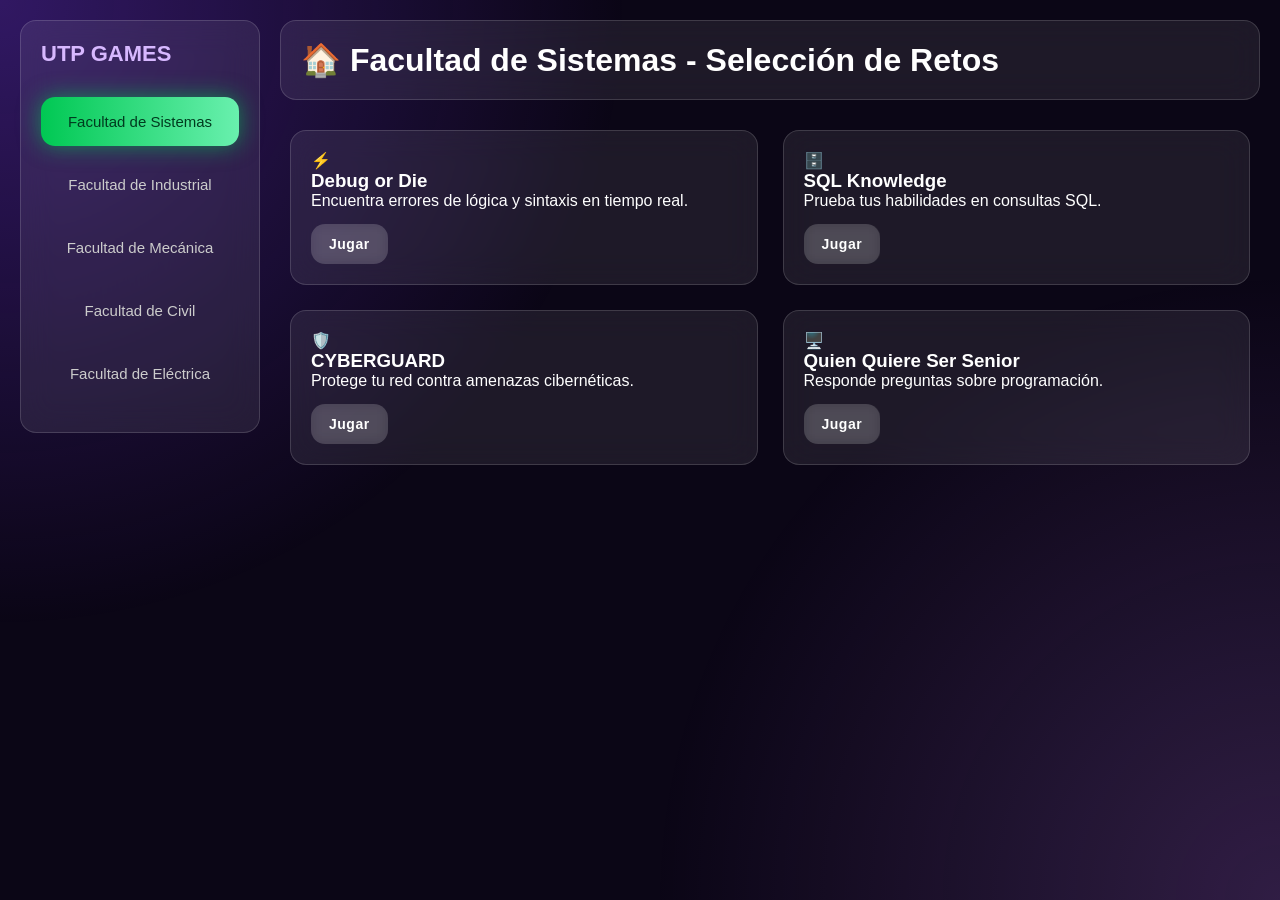
<file: public/pages/sistemas.html>
<!doctype html>
<html lang="es">
  <head>
    <meta charset="UTF-8" />
    <title>UTP GAMES - Sistemas</title>
    <link rel="stylesheet" href="../styles.css" />
    <script src="../components/sidebar.js" defer></script>
    <style>
      /* Estilos específicos para el grid de 2x2 */
      .game-grid {
        display: grid;
        grid-template-columns: repeat(2, 1fr);
        gap: 25px;
        padding: 10px;
      }

      /* --- ESTILOS DEL MODAL NEÓN --- */
      .modal-overlay {
        position: fixed;
        top: 0;
        left: 0;
        width: 100%;
        height: 100%;
        background: rgba(0, 0, 0, 0.85);
        display: none; /* Se activa por JS */
        justify-content: center;
        align-items: center;
        z-index: 2000;
        backdrop-filter: blur(10px);
      }

      .modal-content {
        width: 450px;
        padding: 30px;
        border: 1px solid rgba(0, 188, 212, 0.5);
        border-radius: 16px;
        text-align: center;
        box-shadow: 0 0 30px rgba(0, 188, 212, 0.2);
      }

      .input-group {
        text-align: left;
        margin-top: 20px;
      }

      .input-group label {
        color: #00bcd4;
        font-size: 11px;
        text-transform: uppercase;
        display: block;
        margin-bottom: 8px;
        letter-spacing: 1px;
      }

      .input-group input,
      .input-group select {
        width: 100%;
        background: rgba(255, 255, 255, 0.05);
        border: 1px solid rgba(255, 255, 255, 0.2);
        padding: 12px;
        color: white;
        border-radius: 6px;
        outline: none;
        font-family: "Consolas", monospace;
      }

      .modal-footer {
        margin-top: 30px;
        display: flex;
        gap: 15px;
        justify-content: center;
      }

      /* Botón estilo cyber para el modal */
      .btn-cyber-modal {
        background: transparent;
        border: 1px solid #00bcd4;
        color: #00bcd4;
        padding: 10px 20px;
        cursor: pointer;
        font-weight: bold;
        transition: 0.3s;
      }

      .btn-cyber-modal.success {
        border-color: #00c853;
        color: #00c853;
      }

      .btn-cyber-modal:hover {
        background: rgba(0, 188, 212, 0.1);
        box-shadow: 0 0 15px rgba(0, 188, 212, 0.4);
      }
    </style>
  </head>
  <body>
    <div class="background"></div>
    <div class="app">
      <app-sidebar></app-sidebar>

      <main class="content">
        <header class="header glass">
          <h1>
            <span
              onclick="location.href = '../index.html'"
              style="cursor: pointer"
              >🏠</span
            >
            Facultad de Sistemas - Selección de Retos
          </h1>
        </header>

        <section class="game-grid" id="game-selector">
          <div class="card glass sistemas">
            <div class="game-icon">⚡</div>
            <h3>Debug or Die</h3>
            <p>Encuentra errores de lógica y sintaxis en tiempo real.</p>
            <button class="play-btn" onclick="verificarYJugar('debug')">
              Jugar
            </button>
          </div>

          <div class="card glass sistemas">
            <div class="game-icon">🗄️</div>
            <h3>SQL Knowledge</h3>
            <p>Prueba tus habilidades en consultas SQL.</p>
            <button class="play-btn" onclick="verificarYJugar('sql')">
              Jugar
            </button>
          </div>

          <div class="card glass sistemas">
            <div class="game-icon">🛡️</div>
            <h3>CYBERGUARD</h3>
            <p>Protege tu red contra amenazas cibernéticas.</p>
            <button class="play-btn" onclick="verificarYJugar('cyber')">
              Jugar
            </button>
          </div>

          <div class="card glass sistemas">
            <div class="game-icon">🖥️</div>
            <h3>Quien Quiere Ser Senior</h3>
            <p>Responde preguntas sobre programación.</p>
            <button class="play-btn" onclick="verificarYJugar('quiz')">
              Jugar
            </button>
          </div>
        </section>
      </main>
    </div>

    <div id="modal-registro" class="modal-overlay">
      <div class="modal-content glass">
        <h2 class="neon-text" style="color: #00bcd4">ACCESO REQUERIDO</h2>
        <p style="color: #ccc; font-size: 14px">
          Ingresa tus datos para registrar tu puntaje en el ranking de la UTP.
        </p>

        <div class="input-group">
          <label>Nombre del Jugador</label>
          <input
            type="text"
            id="player-name"
            placeholder="Ej. Ale_Developer"
            autocomplete="off"
          />
          <p
            id="error-msg"
            style="
              color: #ff4d6d;
              font-size: 11px;
              margin-top: 5px;
              display: none;
            "
          >
            ⚠️ El nombre debe tener al menos 3 caracteres.
          </p>
        </div>

        <div class="modal-footer">
          <button onclick="cerrarModal()" class="btn-cyber-modal">
            CANCELAR
          </button>
          <button
            onclick="registrarYContinuar()"
            class="btn-cyber-modal success"
          >
            CONECTAR
          </button>
        </div>
      </div>
    </div>

    <script>
      let proximoJuego = "";
      const inputNombre = document.getElementById("player-name");
      const errorMsg = document.getElementById("error-msg");

      function verificarYJugar(tipo) {
        proximoJuego = tipo;
        if (sessionStorage.getItem("activePlayer")) {
          irAlJuego(tipo);
        } else {
          document.getElementById("modal-registro").style.display = "flex";
          // Forzamos el foco al abrir para que el usuario pueda escribir de una vez
          inputNombre.focus();
        }
      }

      function cerrarModal() {
        document.getElementById("modal-registro").style.display = "none";
        errorMsg.style.display = "none"; // Limpiar error
        inputNombre.value = ""; // Limpiar input
      }

      function registrarYContinuar() {
        const nombre = inputNombre.value.trim();

        if (nombre.length < 3) {
          // En lugar de alert, mostramos el texto rojo y ponemos el borde rojo
          errorMsg.style.display = "block";
          inputNombre.style.borderColor = "#ff4d6d";
          inputNombre.focus(); // Devolvemos el cursor al input
          return;
        }

        // Si es válido, guardamos y avanzamos
        sessionStorage.setItem("activePlayer", nombre);
        irAlJuego(proximoJuego);
      }

      // Bonus: Si presiona "Enter" también valida
      inputNombre.addEventListener("keypress", (e) => {
        if (e.key === "Enter") registrarYContinuar();
        // Ocultar error mientras escribe
        errorMsg.style.display = "none";
        inputNombre.style.borderColor = "rgba(255, 255, 255, 0.2)";
      });

      function irAlJuego(tipo) {
        const paths = {
          debug: "sistemas/debug_game.html",
          sql: "sistemas/sql_game.html",
          cyber: "sistemas/cyber_game.html",
          quiz: "sistemas/quiz_game.html",
        };
        window.location.href = paths[tipo];
      }
    </script>
  </body>
</html>
</file>
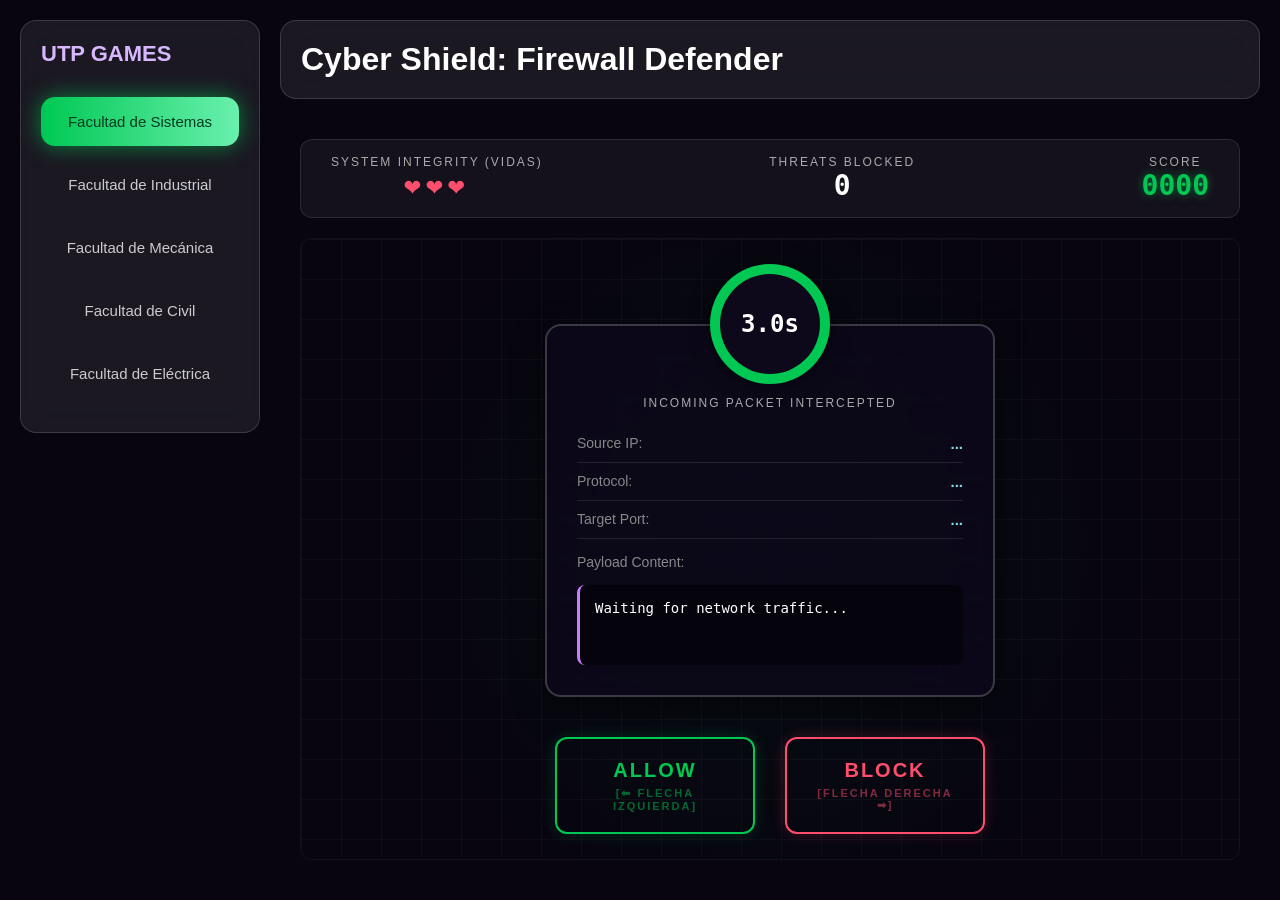
<file: public/pages/sistemas/cyber_game.html>
<!doctype html>
<html lang="es">
  <head>
    <meta charset="UTF-8" />
    <title>Cyber Shield - UTP GAMES</title>
    <link rel="stylesheet" href="../../styles.css" />
    <script src="../../components/sidebar.js" defer></script>

    <style>
      /* Estructura Base */
      .app {
        display: flex;
        height: 100vh;
        width: 100vw;
        overflow: hidden;
        background: #080510;
      }

      .cyber-layout {
        display: flex;
        flex-direction: column;
        flex: 1;
        padding: 20px;
        gap: 20px;
        height: calc(100% - 85px);
      }

      /* Panel de Estadísticas Superior */
      .stats-panel {
        display: flex;
        justify-content: space-between;
        align-items: center;
        background: rgba(255, 255, 255, 0.05);
        border: 1px solid rgba(255, 255, 255, 0.1);
        border-radius: 12px;
        padding: 15px 30px;
        backdrop-filter: blur(10px);
      }

      .stat-box {
        text-align: center;
      }
      .stat-label {
        font-size: 12px;
        color: #aaa;
        text-transform: uppercase;
        letter-spacing: 2px;
      }
      .stat-value {
        font-size: 28px;
        font-weight: bold;
        font-family: "Consolas", monospace;
      }

      .lives {
        color: #ff4d6d;
        letter-spacing: 5px;
      }
      .score {
        color: #00c853;
        text-shadow: 0 0 10px rgba(0, 200, 83, 0.5);
      }

      /* Arena Central */
      .arena {
        flex: 1;
        display: flex;
        flex-direction: column;
        align-items: center;
        justify-content: center;
        background: radial-gradient(
          circle at center,
          rgba(0, 200, 83, 0.05) 0%,
          transparent 70%
        );
        border: 1px solid rgba(255, 255, 255, 0.05);
        border-radius: 12px;
        position: relative;
        overflow: hidden;
      }

      /* Líneas de red de fondo (decorativo) */
      .grid-bg {
        position: absolute;
        width: 100%;
        height: 100%;
        background-image:
          linear-gradient(rgba(255, 255, 255, 0.03) 1px, transparent 1px),
          linear-gradient(90deg, rgba(255, 255, 255, 0.03) 1px, transparent 1px);
        background-size: 40px 40px;
        z-index: 0;
      }

      /* Temporizador Circular */
      .timer-container {
        position: relative;
        width: 120px;
        height: 120px;
        border-radius: 50%;
        /* El conic-gradient se actualiza vía JS para el efecto de reloj */
        background: conic-gradient(#00c853 100%, transparent 0);
        display: flex;
        align-items: center;
        justify-content: center;
        margin-bottom: -60px; /* Superpone el temporizador con la tarjeta */
        z-index: 2;
        box-shadow: 0 0 20px rgba(0, 0, 0, 0.5);
      }
      .timer-inner {
        width: 100px;
        height: 100px;
        background: #0d081a;
        border-radius: 50%;
        display: flex;
        align-items: center;
        justify-content: center;
        font-size: 24px;
        font-weight: bold;
        color: #fff;
        font-family: "Consolas", monospace;
      }

      /* Tarjeta del Paquete de Datos */
      .packet-card {
        width: 450px;
        background: rgba(13, 8, 26, 0.9);
        border: 2px solid rgba(255, 255, 255, 0.2);
        border-radius: 16px;
        padding: 70px 30px 30px 30px; /* Padding top extra por el temporizador */
        z-index: 1;
        box-shadow: 0 10px 30px rgba(0, 0, 0, 0.5);
        backdrop-filter: blur(5px);
        transition: transform 0.1s;
      }

      .data-row {
        display: flex;
        justify-content: space-between;
        border-bottom: 1px solid rgba(255, 255, 255, 0.1);
        padding: 10px 0;
        font-family: "Consolas", monospace;
      }
      .data-label {
        color: #888;
        font-size: 14px;
      }
      .data-val {
        color: #80deea;
        font-weight: bold;
        font-size: 15px;
      }

      .payload-box {
        margin-top: 15px;
        background: rgba(0, 0, 0, 0.5);
        padding: 15px;
        border-radius: 8px;
        color: #fff;
        font-family: "Consolas", monospace;
        font-size: 14px;
        min-height: 80px;
        word-break: break-all;
        border-left: 3px solid #c77dff;
      }

      /* Controles (Botones Arcade) */
      .controls {
        display: flex;
        gap: 30px;
        margin-top: 40px;
        z-index: 2;
      }

      .action-btn {
        width: 200px;
        padding: 20px;
        font-size: 20px;
        font-weight: bold;
        border-radius: 12px;
        cursor: pointer;
        text-transform: uppercase;
        letter-spacing: 2px;
        transition: all 0.2s;
        border: 2px solid;
        background: transparent;
      }

      .btn-allow {
        border-color: #00c853;
        color: #00c853;
        box-shadow: 0 0 15px rgba(0, 200, 83, 0.2);
      }
      .btn-allow:hover,
      .btn-allow:active {
        background: rgba(0, 200, 83, 0.2);
        box-shadow: 0 0 30px rgba(0, 200, 83, 0.5);
        transform: translateY(-2px);
      }

      .btn-block {
        border-color: #ff4d6d;
        color: #ff4d6d;
        box-shadow: 0 0 15px rgba(255, 77, 109, 0.2);
      }
      .btn-block:hover,
      .btn-block:active {
        background: rgba(255, 77, 109, 0.2);
        box-shadow: 0 0 30px rgba(255, 77, 109, 0.5);
        transform: translateY(-2px);
      }

      .key-hint {
        font-size: 11px;
        opacity: 0.5;
        display: block;
        margin-top: 5px;
      }

      /* Efectos de Feedback */
      .flash-red {
        animation: flashRed 0.3s;
      }
      .flash-green {
        animation: flashGreen 0.3s;
      }

      @keyframes flashRed {
        0% {
          box-shadow: inset 0 0 100px rgba(255, 77, 109, 0.8);
        }
        100% {
          box-shadow: none;
        }
      }
      @keyframes flashGreen {
        0% {
          box-shadow: inset 0 0 100px rgba(0, 200, 83, 0.8);
        }
        100% {
          box-shadow: none;
        }
      }
    </style>
  </head>
  <body>
    <div class="background"></div>
    <div class="app">
      <app-sidebar></app-sidebar>

      <main class="content">
        <header class="header glass">
          <h1>Cyber Shield: Firewall Defender</h1>
        </header>

        <div class="cyber-layout">
          <div class="stats-panel">
            <div class="stat-box">
              <div class="stat-label">System Integrity (Vidas)</div>
              <div class="stat-value lives" id="ui-lives">❤️❤️❤️</div>
            </div>
            <div class="stat-box">
              <div class="stat-label">Threats Blocked</div>
              <div class="stat-value" id="ui-streak" style="color: #fff">0</div>
            </div>
            <div class="stat-box">
              <div class="stat-label">Score</div>
              <div class="stat-value score" id="ui-score">0000</div>
            </div>
          </div>

          <div class="arena" id="game-arena">
            <div class="grid-bg"></div>

            <div class="timer-container" id="timer-ring">
              <div class="timer-inner" id="timer-text">3.0s</div>
            </div>

            <div class="packet-card" id="packet-card">
              <div
                style="
                  text-align: center;
                  color: #aaa;
                  font-size: 12px;
                  margin-bottom: 15px;
                  letter-spacing: 2px;
                "
              >
                INCOMING PACKET INTERCEPTED
              </div>

              <div class="data-row">
                <span class="data-label">Source IP:</span>
                <span class="data-val" id="pkt-ip">...</span>
              </div>
              <div class="data-row">
                <span class="data-label">Protocol:</span>
                <span class="data-val" id="pkt-protocol">...</span>
              </div>
              <div class="data-row">
                <span class="data-label">Target Port:</span>
                <span class="data-val" id="pkt-port">...</span>
              </div>

              <div class="data-label" style="margin-top: 15px">
                Payload Content:
              </div>
              <div class="payload-box" id="pkt-payload">
                Waiting for network traffic...
              </div>
            </div>

            <div class="controls">
              <button
                class="action-btn btn-allow"
                onclick="handleDecision(false)"
              >
                ALLOW
                <span class="key-hint">[⬅ Flecha Izquierda]</span>
              </button>
              <button
                class="action-btn btn-block"
                onclick="handleDecision(true)"
              >
                BLOCK
                <span class="key-hint">[Flecha Derecha ➡]</span>
              </button>
            </div>
          </div>
        </div>
      </main>
    </div>
    <script src="../../js/utils.js"></script>
    <script src="../../js/packet_database.js"></script>
    <script src="../../js/cyber_game.js"></script>
  </body>
</html>
</file>
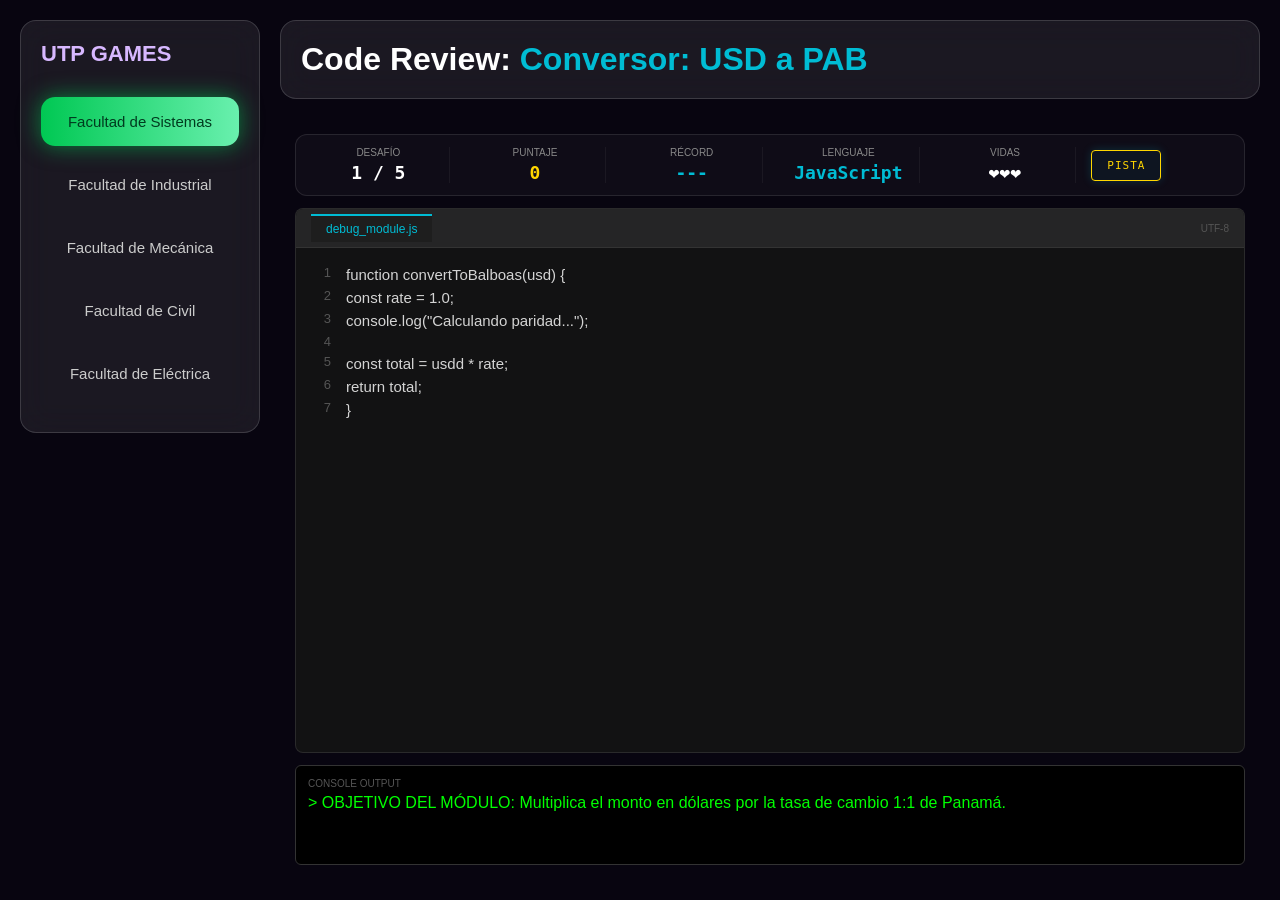
<file: public/pages/sistemas/debug_game.html>
<!doctype html>
<html lang="es">
  <head>
    <meta charset="UTF-8" />
    <title>Code Debugger - DevVibes</title>
    <link rel="stylesheet" href="../../styles.css" />
    <script src="../../components/sidebar.js" defer></script>

    <style>
      .app {
        display: flex;
        height: 100vh;
        width: 100vw;
        overflow: hidden;
        background: #080510;
      }

      /* Botón Estilo Cyberpunk */
      .btn-cyber {
        background: rgba(0, 188, 212, 0.05);
        border: 1px solid #00bcd4;
        color: #00bcd4;
        padding: 8px 15px;
        border-radius: 4px;
        font-family: "Consolas", monospace;
        font-size: 11px;
        text-transform: uppercase;
        letter-spacing: 1px;
        cursor: pointer;
        transition: all 0.3s ease;
        box-shadow: 0 0 10px rgba(0, 188, 212, 0.2);
      }

      .btn-cyber:hover {
        background: #00bcd4;
        color: #080510;
        box-shadow: 0 0 20px rgba(0, 188, 212, 0.6);
      }

      .btn-cyber.hint {
        border-color: #ffd600;
        color: #ffd600;
      }

      .btn-cyber.success {
        border-color: #00c853;
        color: #00c853;
      }

      /* Layout Ajustado para reducir espacios muertos */
      .debug-layout {
        display: flex;
        flex-direction: column;
        flex: 1;
        padding: 15px;
        gap: 12px; /* Espacio reducido entre componentes */
        height: calc(100% - 85px);
      }

      .debug-stats {
        display: flex;
        gap: 15px;
        background: rgba(255, 255, 255, 0.03);
        padding: 12px;
        border-radius: 12px;
        border: 1px solid rgba(255, 255, 255, 0.1);
      }

      .stat-card {
        flex: 1;
        text-align: center;
        border-right: 1px solid rgba(255, 255, 255, 0.05);
      }

      .stat-card:last-child {
        border-right: none;
      }

      .stat-label {
        font-size: 10px;
        color: #888;
        text-transform: uppercase;
        margin-bottom: 4px;
      }

      .stat-value {
        font-size: 18px;
        font-weight: bold;
        color: #fff;
        font-family: "Consolas", monospace;
      }

      /* Editor de Código */
      .editor-container {
        flex: 1; /* Esto hace que el editor crezca para llenar el espacio */
        background: rgba(20, 20, 20, 0.9);
        border: 1px solid rgba(255, 255, 255, 0.1);
        border-radius: 8px;
        display: flex;
        flex-direction: column;
        overflow: hidden;
      }

      .editor-header {
        background: #252526;
        padding: 5px 15px;
        display: flex;
        justify-content: space-between;
        align-items: center;
        border-bottom: 1px solid #333;
      }

      .file-tab {
        background: #1e1e1e;
        color: #00bcd4;
        padding: 6px 15px;
        border-top: 2px solid #00bcd4;
        font-size: 12px;
      }

      .code-display {
        flex: 1;
        overflow-y: auto;
        padding: 15px;
        font-family: "Consolas", monospace;
        font-size: 15px;
        line-height: 1.4;
        color: #d4d4d4;
      }

      .code-line {
        display: flex;
        cursor: pointer;
        padding: 1px 0;
      }

      .line-num {
        width: 35px;
        text-align: right;
        padding-right: 15px;
        color: #555;
        font-size: 13px;
      }

      /* Consola */
      .terminal-window {
        height: 100px; /* Consola más compacta */
        background: #000;
        border: 1px solid #333;
        border-radius: 6px;
        padding: 12px;
        font-family: "Courier New", monospace;
        color: #00ff00;
      }

      .terminal-header {
        color: #555;
        font-size: 10px;
        margin-bottom: 5px;
      }

      .line-error {
        background: rgba(255, 77, 109, 0.2) !important;
      }
      .line-success {
        background: rgba(0, 200, 83, 0.2) !important;
      }
    </style>
  </head>
  <body>
    <div class="background"></div>
    <div class="app">
      <app-sidebar></app-sidebar>

      <main class="content">
        <header class="header glass">
          <h1>
            Code Review:
            <span id="level-name" style="color: #00bcd4">Buscando Bugs...</span>
          </h1>
        </header>

        <div class="debug-layout">
          <div class="debug-stats">
            <div class="stat-card">
              <div class="stat-label">Desafío</div>
              <div class="stat-value" id="challenge-count">1 / 5</div>
            </div>

            <div class="stat-card">
              <div class="stat-label">Puntaje</div>
              <div class="stat-value" id="current-score" style="color: #ffd600">
                0
              </div>
            </div>

            <div class="stat-card">
              <div class="stat-label">Récord</div>
              <div class="stat-value" id="high-score" style="color: #00bcd4">
                ---
              </div>
            </div>

            <div class="stat-card">
              <div class="stat-label">Lenguaje</div>
              <div
                class="stat-value"
                id="challenge-lang"
                style="color: #00bcd4"
              >
                JS
              </div>
            </div>

            <div class="stat-card">
              <div class="stat-label">Vidas</div>
              <div class="stat-value" id="lives-display">❤️❤️❤️</div>
            </div>

            <div
              class="stat-card"
              style="border: none; display: flex; align-items: center"
            >
              <button onclick="showHint()" class="btn-cyber hint">PISTA</button>
            </div>
          </div>

          <div class="editor-container">
            <div class="editor-header">
              <div class="file-tab">debug_module.js</div>
              <div style="font-size: 10px; color: #555">UTF-8</div>
            </div>
            <div id="code-display" class="code-display"></div>
          </div>

          <div class="terminal-window">
            <div class="terminal-header">CONSOLE OUTPUT</div>
            <div id="terminal-content">> SYSTEM_READY...</div>
          </div>
        </div>
      </main>
    </div>

    <script src="../../js/utils.js"></script>
    <script src="../../js/challenges_data.js"></script>
    <script src="../../js/debug_game.js"></script>
  </body>
</html>
</file>
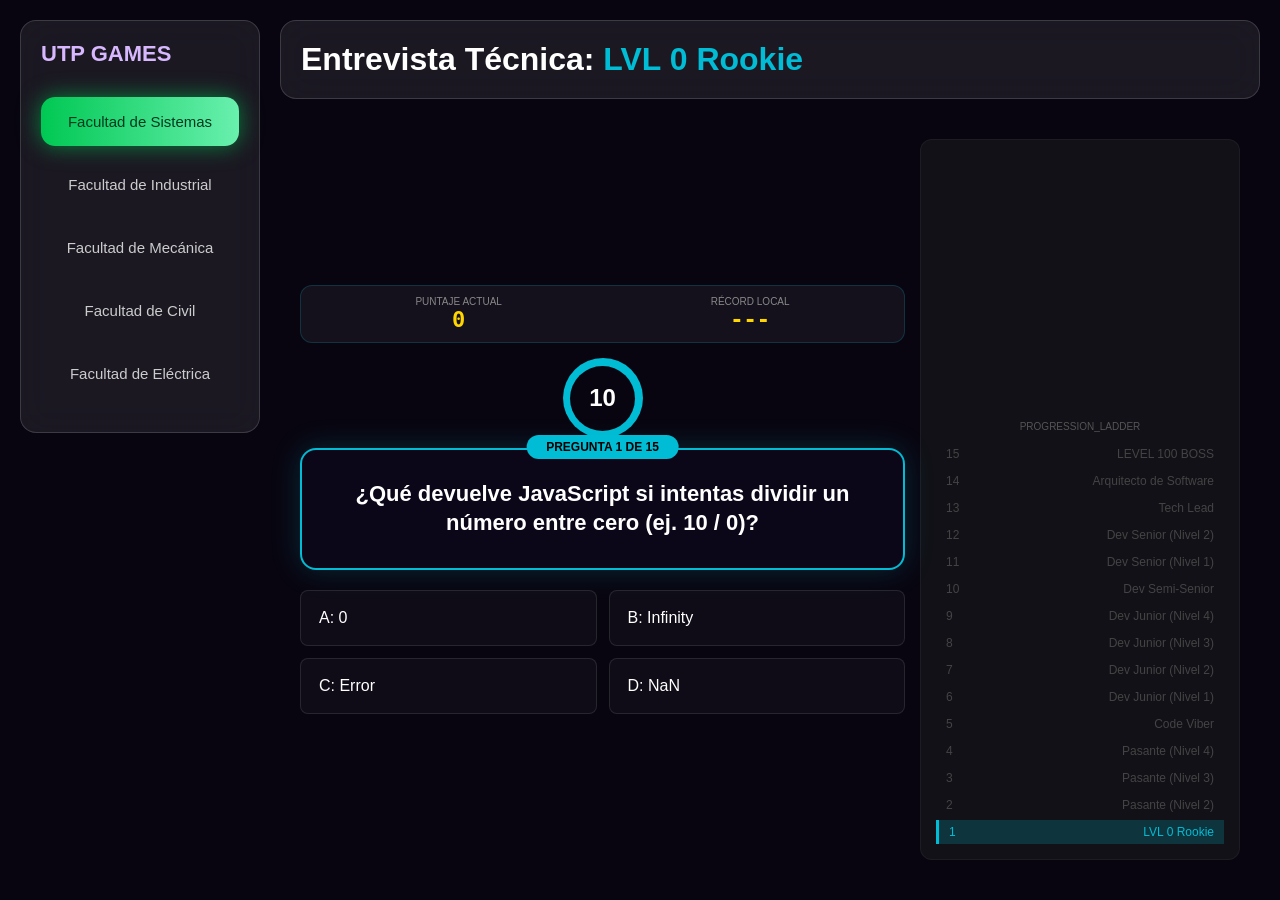
<file: public/pages/sistemas/quiz_game.html>
<!doctype html>
<html lang="es">
  <head>
    <meta charset="UTF-8" />
    <title>¿Quién quiere ser Senior? - UTP GAMES</title>
    <link rel="stylesheet" href="../../styles.css" />
    <script src="../../components/sidebar.js" defer></script>

    <style>
      /* Estructura Base */
      .app {
        display: flex;
        height: 100vh;
        width: 100vw;
        overflow: hidden;
        background: #080510;
      }

      .quiz-layout {
        display: grid;
        grid-template-columns: 1fr 320px;
        flex: 1;
        padding: 20px;
        gap: 15px; /* Reducido para optimizar espacio */
        height: calc(100% - 85px);
      }

      /* ==========================================
        HUD DE PUNTAJE (NUEVO)
      ========================================== */
      .quiz-stats {
        display: flex;
        justify-content: space-around;
        background: rgba(255, 255, 255, 0.05);
        padding: 10px;
        border-radius: 12px;
        border: 1px solid rgba(0, 188, 212, 0.2);
        margin-bottom: 15px;
      }
      .stat-item {
        text-align: center;
      }
      .stat-item .label {
        font-size: 10px;
        color: #888;
        text-transform: uppercase;
        display: block;
      }
      .stat-item .value {
        font-size: 22px;
        font-weight: bold;
        color: #ffd600;
        font-family: "Consolas", monospace;
      }

      /* ==========================================
        ARENA CENTRAL
      ========================================== */
      .quiz-arena {
        display: flex;
        flex-direction: column;
        justify-content: center; /* Centrado vertical */
        position: relative;
      }

      .question-box {
        background: rgba(13, 8, 26, 0.95);
        border: 2px solid #00bcd4;
        border-radius: 16px;
        padding: 30px;
        text-align: center;
        margin-bottom: 20px;
        box-shadow: 0 0 30px rgba(0, 188, 212, 0.2);
        position: relative;
      }

      .question-number {
        position: absolute;
        top: -15px;
        left: 50%;
        transform: translateX(-50%);
        background: #00bcd4;
        color: #000;
        padding: 5px 20px;
        border-radius: 20px;
        font-weight: bold;
        font-size: 12px;
        text-transform: uppercase;
      }

      .question-text {
        color: #fff;
        font-size: 22px;
        line-height: 1.3;
      }

      .options-grid {
        display: grid;
        grid-template-columns: 1fr 1fr;
        gap: 12px;
      }

      .btn-opcion {
        background: rgba(255, 255, 255, 0.03);
        border: 1px solid rgba(255, 255, 255, 0.1);
        color: #fff;
        padding: 18px;
        font-size: 16px;
        border-radius: 8px;
        cursor: pointer;
        text-align: left;
        transition: 0.2s;
      }

      .btn-opcion:hover {
        border-color: #00bcd4;
        background: rgba(0, 188, 212, 0.1);
      }

      .btn-opcion.seleccionado {
        border-color: #ffd600;
        color: #ffd600;
      }
      .btn-opcion.correcta {
        border-color: #00c853;
        background: rgba(0, 200, 83, 0.2);
        color: #00c853;
      }
      .btn-opcion.incorrecta {
        border-color: #ff4d6d;
        background: rgba(255, 77, 109, 0.2);
        color: #ff4d6d;
      }

      /* ==========================================
        LADDER LATERAL
      ========================================== */
      .ladder-panel {
        background: rgba(20, 20, 25, 0.8);
        border-radius: 12px;
        padding: 15px;
        border: 1px solid rgba(255, 255, 255, 0.05);
        display: flex;
        flex-direction: column;
        justify-content: flex-end;
      }

      .ladder-list {
        list-style: none;
        display: flex;
        flex-direction: column-reverse;
        gap: 3px;
      }

      .ladder-step {
        padding: 5px 10px;
        font-size: 12px;
        color: #444;
        font-family: monospace;
        display: flex;
        justify-content: space-between;
      }

      .ladder-step.active {
        background: rgba(0, 188, 212, 0.2);
        color: #00bcd4;
        border-left: 3px solid #00bcd4;
      }

      .ladder-step.passed {
        color: #00c853;
        opacity: 0.5;
      }

      /* Timer */
      .timer-wrapper {
        display: flex;
        justify-content: center;
        margin-bottom: 10px;
      }
      .quiz-timer-ring {
        width: 80px;
        height: 80px;
        border-radius: 50%;
        display: flex;
        align-items: center;
        justify-content: center;
      }
      .quiz-timer-inner {
        width: 65px;
        height: 65px;
        background: #080510;
        border-radius: 50%;
        display: flex;
        align-items: center;
        justify-content: center;
      }
      #quiz-timer-text {
        font-size: 24px;
        font-weight: bold;
        color: #fff;
      }
    </style>
  </head>
  <body>
    <div class="background"></div>
    <div class="app">
      <app-sidebar></app-sidebar>

      <main class="content">
        <header class="header glass">
          <h1>
            Entrevista Técnica:
            <span id="rango-actual" style="color: #00bcd4"
              >Buscando perfil...</span
            >
          </h1>
        </header>

        <div class="quiz-layout">
          <div class="quiz-arena" id="juego-arena">
            <div class="quiz-stats">
              <div class="stat-item">
                <span class="label">Puntaje Actual</span>
                <span id="current-score" class="value">0</span>
              </div>
              <div class="stat-item">
                <span class="label">Récord Local</span>
                <span id="high-score" class="value">---</span>
              </div>
            </div>

            <div class="timer-wrapper">
              <div class="quiz-timer-ring" id="quiz-timer-ring">
                <div class="quiz-timer-inner">
                  <span id="quiz-timer-text">10</span>
                </div>
              </div>
            </div>

            <div class="question-box">
              <div class="question-number" id="pregunta-numero">
                CARGANDO...
              </div>
              <h2 class="question-text" id="pregunta-texto">
                Preparando entorno de ejecución...
              </h2>
            </div>

            <div class="options-grid" id="opciones-contenedor"></div>
          </div>

          <div class="ladder-panel">
            <div
              style="
                color: #555;
                font-size: 10px;
                text-align: center;
                margin-bottom: 10px;
              "
            >
              PROGRESSION_LADDER
            </div>
            <ul class="ladder-list" id="ladder-list"></ul>
          </div>
        </div>
      </main>
    </div>

    <script src="../../js/utils.js"></script>
    <script src="../../js/quiz_questions.js"></script>
    <script src="../../js/quiz_game.js"></script>
  </body>
</html>
</file>
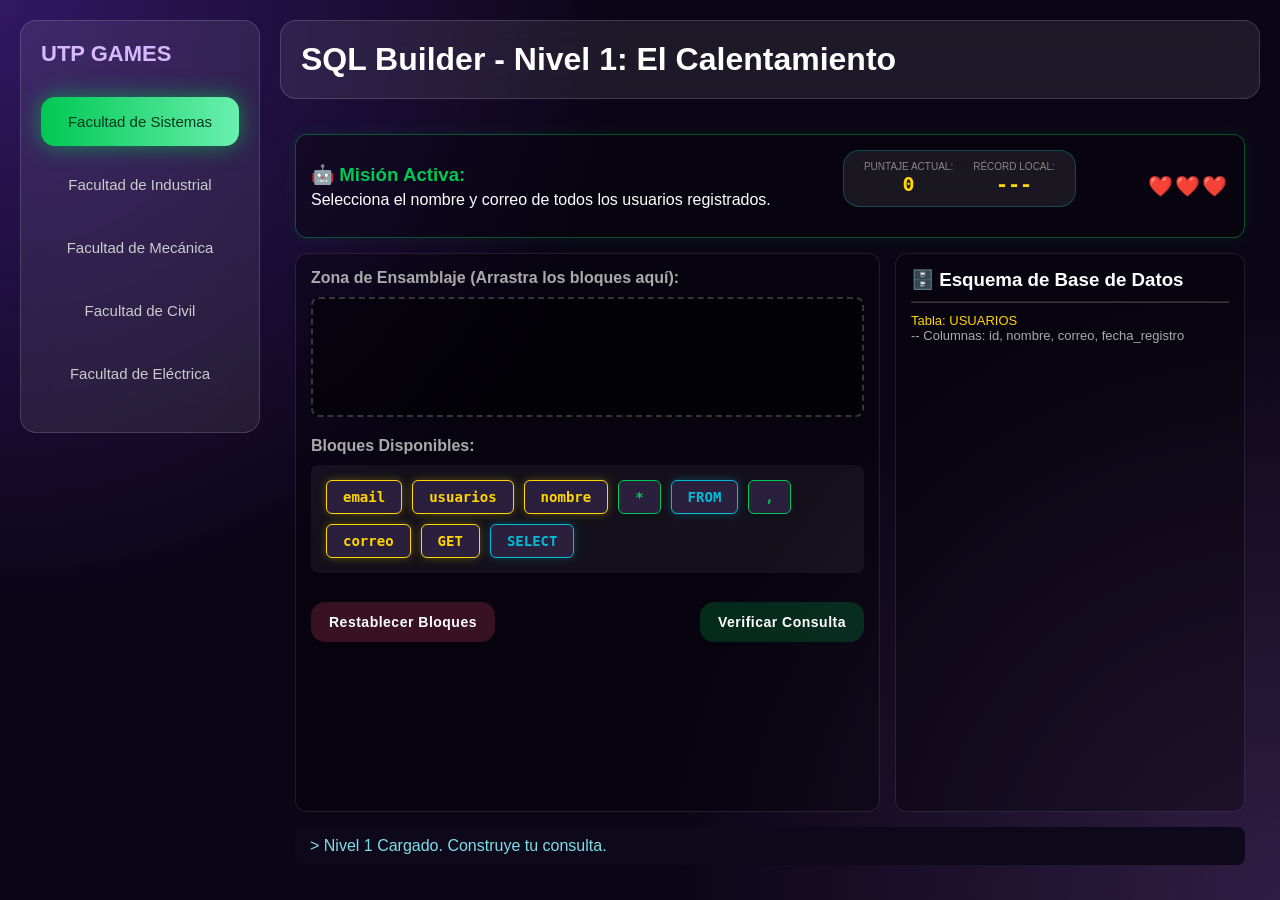
<file: public/pages/sistemas/sql_game.html>
<!doctype html>
<html lang="es">
  <head>
    <meta charset="UTF-8" />
    <title>SQL Query Builder - UTP GAMES</title>
    <link rel="stylesheet" href="../../styles.css" />
    <script src="../../components/sidebar.js" defer></script>

    <style>
      /* Estilos Específicos del Juego SQL */
      .app {
        display: flex;
        height: 100vh;
        overflow: hidden;
      }

      .score-panel {
        display: flex;
        justify-content: space-around;
        padding: 10px;
        margin-bottom: 15px;
        border: 1px solid rgba(0, 188, 212, 0.3);
      }
      .score-item {
        text-align: center;
        margin: 0 10px;
      }
      .label {
        font-size: 10px;
        color: #888;
        text-transform: uppercase;
        display: block;
      }
      .value {
        font-size: 20px;
        font-weight: bold;
        color: #ffd600;
        font-family: "Consolas", monospace;
      }

      .sql-layout {
        display: grid;
        grid-template-columns: 1fr 350px;
        grid-template-rows: auto 1fr auto;
        gap: 15px;
        padding: 15px;
        height: calc(100% - 80px);
      }

      /* Paneles */
      .panel {
        background: rgba(0, 0, 0, 0.3);
        border: 1px solid rgba(255, 255, 255, 0.1);
        border-radius: 12px;
        padding: 15px;
      }
      .neon-border {
        border-color: rgba(0, 200, 83, 0.4);
        box-shadow: 0 0 15px rgba(0, 200, 83, 0.1);
      }

      /* Info Nivel */
      .level-header {
        grid-column: 1 / 3;
        display: flex;
        justify-content: space-between;
        align-items: center;
      }
      .lives {
        color: #ff4d6d;
        font-size: 20px;
        font-weight: bold;
        letter-spacing: 2px;
      }

      /* Zonas de Drag & Drop */
      .drop-zone {
        min-height: 120px;
        background: rgba(0, 0, 0, 0.5);
        border: 2px dashed rgba(255, 255, 255, 0.2);
        border-radius: 8px;
        display: flex;
        flex-wrap: wrap;
        align-content: flex-start;
        gap: 10px;
        padding: 15px;
        transition: all 0.3s ease;
      }
      .drop-zone.drag-over {
        border-color: #00c853;
        background: rgba(0, 200, 83, 0.1);
      }

      .palette-zone {
        min-height: 100px;
        display: flex;
        flex-wrap: wrap;
        gap: 10px;
        padding: 15px;
        background: rgba(255, 255, 255, 0.05);
        border-radius: 8px;
      }

      /* Bloques SQL */
      .sql-block {
        padding: 8px 16px;
        border-radius: 6px;
        font-family: "Consolas", monospace;
        font-weight: bold;
        font-size: 14px;
        cursor: grab;
        user-select: none;
        border: 1px solid rgba(255, 255, 255, 0.2);
        background: #2b1f3e;
        color: #fff;
        transition: transform 0.1s;
      }
      .sql-block:active {
        cursor: grabbing;
        transform: scale(0.95);
      }

      /* Colores por tipo de palabra (Opcional, hace que se vea genial) */
      .block-keyword {
        border-color: #00bcd4;
        color: #00bcd4;
        box-shadow: 0 0 8px rgba(0, 188, 212, 0.3);
      } /* SELECT, FROM */
      .block-table {
        border-color: #ffd600;
        color: #ffd600;
        box-shadow: 0 0 8px rgba(255, 214, 0, 0.3);
      } /* Nombres */
      .block-operator {
        border-color: #00c853;
        color: #00c853;
      } /* =, >, AND */

      /* Terminal y Schema */
      .schema-panel {
        font-family: "Consolas", monospace;
        font-size: 13px;
        color: #aaa;
      }
      .schema-title {
        color: #fff;
        margin-bottom: 5px;
        font-weight: bold;
      }
      .terminal {
        grid-column: 1 / 3;
        background: #0d081a;
        padding: 10px 15px;
        font-family: monospace;
        border-radius: 8px;
      }
    </style>
  </head>
  <body>
    <div class="background"></div>
    <div class="app">
      <app-sidebar></app-sidebar>

      <main class="content">
        <header class="header glass">
          <h1>SQL Builder - <span id="level-title">Cargando...</span></h1>
        </header>

        <div class="sql-layout">
          <div class="panel level-header neon-border">
            <div>
              <h3 style="color: #00c853; margin-bottom: 5px">
                🤖 Misión Activa:
              </h3>
              <p id="task-text">...</p>
            </div>
            <div class="score-panel glass">
              <div class="score-item">
                <span class="label">Puntaje Actual:</span>
                <span id="current-score" class="value">0</span>
              </div>
              <div class="score-item">
                <span class="label">Récord Local:</span>
                <span id="high-score" class="value">---</span>
              </div>
            </div>
            <div class="lives" id="lives-display">❤️❤️❤️</div>
          </div>

          <div class="panel">
            <h4 style="margin-bottom: 10px; color: #aaa">
              Zona de Ensamblaje (Arrastra los bloques aquí):
            </h4>
            <div id="drop-zone" class="drop-zone"></div>

            <h4 style="margin-top: 20px; margin-bottom: 10px; color: #aaa">
              Bloques Disponibles:
            </h4>
            <div id="palette-zone" class="palette-zone"></div>

            <div
              style="
                margin-top: 15px;
                display: flex;
                justify-content: space-between;
              "
            >
              <button
                class="play-btn"
                style="
                  background: rgba(255, 77, 109, 0.2);
                  border-color: #ff4d6d;
                "
                onclick="resetBlocks()"
              >
                Restablecer Bloques
              </button>
              <button
                class="play-btn"
                style="background: rgba(0, 200, 83, 0.2); border-color: #00c853"
                onclick="checkQuery()"
              >
                Verificar Consulta
              </button>
            </div>
          </div>

          <div class="panel">
            <h3 class="schema-title">🗄️ Esquema de Base de Datos</h3>
            <hr style="opacity: 0.2; margin: 10px 0" />
            <div id="schema-content" class="schema-panel"></div>
          </div>

          <div class="terminal" id="terminal-output">
            <span style="color: #aaa"
              >> Sistema Listo. Esperando consulta SQL...</span
            >
          </div>
        </div>
      </main>
    </div>
    <script src="../../js/utils.js"></script>
    <script src="../../js/sql_levels.js"></script>
    <script src="../../js/sql_game.js"></script>
  </body>
</html>
</file>
<file: public/styles.css>
/* Reset */
* {
  margin: 0;
  padding: 0;
  box-sizing: border-box;
  font-family: "Segoe UI", sans-serif;
}

body {
  height: 100%;
  background: #0b0616;
  color: #ffffff;
  overflow: hidden;
}

/* Background gradient */
.background {
  position: fixed;
  inset: 0;
  background:
    radial-gradient(circle at top left, #7f3cff55, transparent 40%),
    radial-gradient(circle at bottom right, #c77dff33, transparent 40%);
  z-index: -1;
}

/* App layout */
.app {
  display: flex;
  height: 100vh;
  width: 100%;
  padding: 20px;
  gap: 20px;
}

/* Glass effect */
.glass {
  background: rgba(255, 255, 255, 0.08);
  backdrop-filter: blur(16px);
  -webkit-backdrop-filter: blur(16px);
  border-radius: 16px;
  border: 1px solid rgba(255, 255, 255, 0.15);
}

/* Sidebar */
.sidebar {
  width: 240px;
  padding: 20px;
}

.logo {
  margin-bottom: 30px;
  font-size: 22px;
  color: #d7b8ff;
}

.nav-btn {
  width: 100%;
  background: transparent;
  border: none;
  color: #ccc;

  /* Espaciado interno (botón más alto) */
  padding: 16px 12px;

  /* Separación entre botones */
  margin-bottom: 14px;

  /* Centrado del texto */
  display: flex;
  align-items: center;
  justify-content: center;
  text-align: center;

  border-radius: 14px;
  cursor: pointer;
  transition: all 0.3s ease;
  font-size: 15px;
  font-weight: 500;
}
.nav-btn:hover,
.nav-btn.active {
  background: linear-gradient(90deg, #7f3cff, #c77dff);
  color: #fff;
}

/* Content */
.content {
  flex: 1;
  display: flex;
  flex-direction: column;
  gap: 20px;
}

/* Header */
.header {
  display: flex;
  justify-content: space-between;
  align-items: center;
  padding: 20px;
}

.filters {
  display: flex;
  gap: 10px;
}

.chip {
  padding: 8px 14px;
  border-radius: 20px;
  border: 1px solid #ffffff33;
  background: transparent;
  color: #fff;
  cursor: pointer;
}

.chip.active {
  background: linear-gradient(90deg, #7f3cff, #c77dff);
}

/* Cards */
.cards {
  display: grid;
  grid-template-columns: repeat(3, 1fr);
  gap: 20px;
}

.card {
  padding: 20px;
}

.big-number {
  font-size: 36px;
  font-weight: bold;
  margin-top: 10px;
  color: #d7b8ff;
}

/* Grid panels */
.grid {
  display: grid;
  grid-template-columns: 2fr 1fr;
  gap: 20px;
}

.panel {
  padding: 20px;
}

/* Fake chart */
.fake-chart {
  margin-top: 20px;
  height: 160px;
  border-radius: 12px;
  background: linear-gradient(180deg, #7f3cff, transparent);
}

/* Stats */
.stats {
  list-style: none;
  margin-top: 20px;
}

.stats li {
  margin-bottom: 10px;
  display: flex;
  align-items: center;
  gap: 10px;
}

.dot {
  width: 10px;
  height: 10px;
  border-radius: 50%;
}

.positive {
  background: #7f3cff;
}
.neutral {
  background: #aaa;
}
.negative {
  background: #ff4d6d;
}

/* ============================= */
/* FACULTADES UTP – GRADIENTES */
/* ============================= */

/* Sistemas – Verde */
.nav-btn.sistemas.active,
.nav-btn.sistemas:hover {
  background: linear-gradient(90deg, #00c853, #69f0ae);
  color: #003b1f;
  box-shadow: 0 0 22px rgba(0, 200, 83, 0.6);
}

/* Industrial – Amarillo */
.nav-btn.industrial.active,
.nav-btn.industrial:hover {
  background: linear-gradient(90deg, #ffd600, #fff176);
  color: #3d3000;
  box-shadow: 0 0 22px rgba(255, 214, 0, 0.6);
}

/* Mecánica – Rojo */
.nav-btn.mecanica.active,
.nav-btn.mecanica:hover {
  background: linear-gradient(90deg, #d32f2f, #ff8a80);
  color: #ffffff;
  box-shadow: 0 0 22px rgba(211, 47, 47, 0.6);
}

/* Civil – Morado */
.nav-btn.civil.active,
.nav-btn.civil:hover {
  background: linear-gradient(90deg, #7b1fa2, #ce93d8);
  color: #ffffff;
  box-shadow: 0 0 22px rgba(123, 31, 162, 0.6);
}

/* Eléctrica – Celeste */
.nav-btn.electrica.active,
.nav-btn.electrica:hover {
  background: linear-gradient(90deg, #00bcd4, #80deea);
  color: #00363a;
  box-shadow: 0 0 22px rgba(0, 188, 212, 0.6);
}

/* ============================= */
/* CARDS CON COLOR POR FACULTAD */
/* ============================= */

.card {
  transition: all 0.3s ease;
}

/* SISTEMAS – Verde */
.card.sistemas:hover {
  border: 1px solid #00c853;
  box-shadow: 0 0 25px rgba(0, 200, 83, 0.5);
  background: linear-gradient(
    135deg,
    rgba(0, 200, 83, 0.18),
    rgba(255, 255, 255, 0.05)
  );
}

/* INDUSTRIAL – Amarillo */
.card.industrial:hover {
  border: 1px solid #ffd600;
  box-shadow: 0 0 25px rgba(255, 214, 0, 0.5);
  background: linear-gradient(
    135deg,
    rgba(255, 214, 0, 0.18),
    rgba(255, 255, 255, 0.05)
  );
}

/* MECÁNICA – Rojo */
.card.mecanica:hover {
  border: 1px solid #d32f2f;
  box-shadow: 0 0 25px rgba(211, 47, 47, 0.5);
  background: linear-gradient(
    135deg,
    rgba(211, 47, 47, 0.18),
    rgba(255, 255, 255, 0.05)
  );
}

/* CIVIL – Morado */
.card.civil:hover {
  border: 1px solid #7b1fa2;
  box-shadow: 0 0 25px rgba(123, 31, 162, 0.5);
  background: linear-gradient(
    135deg,
    rgba(123, 31, 162, 0.18),
    rgba(255, 255, 255, 0.05)
  );
}

/* ELÉCTRICA – Celeste */
.card.electrica:hover {
  border: 1px solid #00bcd4;
  box-shadow: 0 0 25px rgba(0, 188, 212, 0.5);
  background: linear-gradient(
    135deg,
    rgba(0, 188, 212, 0.18),
    rgba(255, 255, 255, 0.05)
  );
}

/* ============================= */
/* MODAL POPUP */
/* ============================= */

.modal {
  position: fixed;
  inset: 0;
  background: rgba(0, 0, 0, 0.55);
  display: flex;
  align-items: center;
  justify-content: center;
  z-index: 1000;
}

.modal.hidden {
  display: none;
}

.modal-content {
  width: 420px;
  padding: 24px;
  border-radius: 18px;
  text-align: center;
}

.modal-content h2 {
  margin-bottom: 12px;
}

.modal-content p {
  margin-bottom: 20px;
  opacity: 0.85;
}

.modal-actions {
  display: flex;
  gap: 12px;
  justify-content: center;
}

.close-btn {
  padding: 10px 16px;
  border-radius: 10px;
  border: none;
  cursor: pointer;
  background: rgba(255, 255, 255, 0.15);
  color: #fff;
}

.close-btn:hover {
  background: rgba(255, 255, 255, 0.25);
}

/* SISTEMAS */
.modal-content.sistemas #start-game {
  background: linear-gradient(90deg, #00c853, #69f0ae);
  box-shadow: 0 0 20px rgba(0, 200, 83, 0.7);
}

/* INDUSTRIAL */
.modal-content.industrial #start-game {
  background: linear-gradient(90deg, #ffd600, #fff176);
  color: #333;
}

/* MECÁNICA */
.modal-content.mecanica #start-game {
  background: linear-gradient(90deg, #d32f2f, #ff8a80);
}

/* CIVIL */
.modal-content.civil #start-game {
  background: linear-gradient(90deg, #7b1fa2, #ce93d8);
}

/* ELÉCTRICA */
.modal-content.electrica #start-game {
  background: linear-gradient(90deg, #00bcd4, #80deea);
  color: #00363a;
}

/* ============================= */
/* BOTÓN ABRIR (CARDS) */
/* ============================= */

.play-btn {
  margin-top: 14px;
  padding: 12px 18px;
  border-radius: 14px;
  border: none;
  cursor: pointer;

  font-size: 14px;
  font-weight: 600;
  letter-spacing: 0.5px;

  background: rgba(255, 255, 255, 0.15);
  color: #ffffff;

  backdrop-filter: blur(6px);
  transition: all 0.3s ease;
}

.play-btn:hover {
  transform: translateY(-2px) scale(1.03);
  background: rgba(255, 255, 255, 0.25);
}

/* ============================= */
/* BOTÓN CERRAR */
/* ============================= */

.close-btn {
  padding: 12px 18px;
  border-radius: 14px;
  border: none;
  cursor: pointer;

  background: rgba(255, 255, 255, 0.12);
  color: #ffffff;

  backdrop-filter: blur(6px);
  transition: all 0.3s ease;
}

.close-btn:hover {
  background: rgba(255, 255, 255, 0.25);
}

.data-inspector {
  margin-top: 20px;
  padding: 15px;
  background: rgba(0, 0, 0, 0.3);
  border-radius: 10px;
  border: 1px solid rgba(255, 255, 255, 0.1);
  box-shadow: inset 0 0 10px rgba(0, 0, 0, 0.5);
}

.data-inspector h4 {
  font-size: 12px;
  text-transform: uppercase;
  letter-spacing: 1px;
  margin-bottom: 8px;
  color: rgba(255, 255, 255, 0.6);
}

#input-preview {
  font-family: "Consolas", "Monaco", monospace;
  font-size: 15px;
  color: #80deea; /* Color cian neón */
  margin: 0;
  white-space: pre-wrap;
  word-break: break-all;
}

.instructions-panel {
  display: flex;
  flex-direction: column;
  gap: 15px;
  overflow-y: auto;
  /* Agrega este padding para darle "aire" a los bordes */
  padding: 25px !important;
  box-sizing: border-box; /* Asegura que el padding no rompa el ancho */
}

/* Y para separar un poco los títulos específicos si lo necesitas: */
.instructions-panel h3,
.instructions-panel h4 {
  margin-top: 0;
  margin-bottom: 5px;
}
</file>
